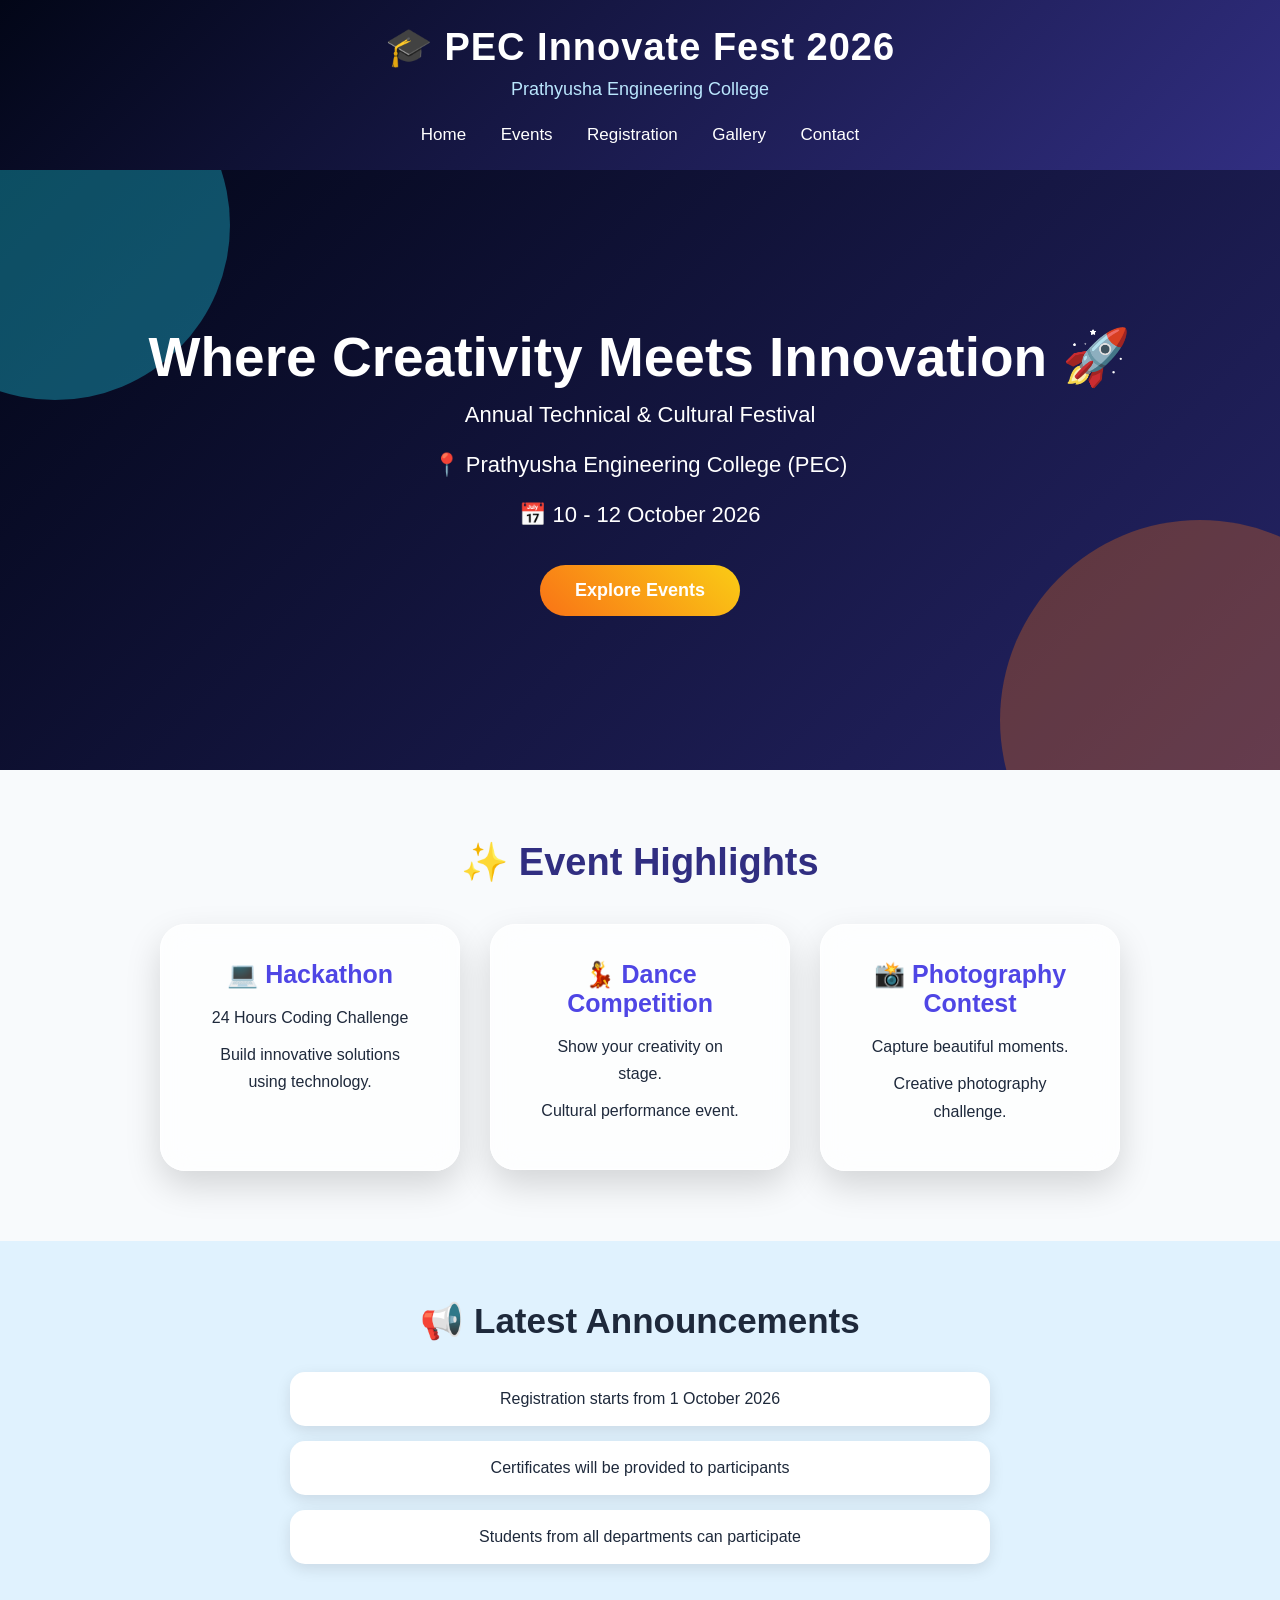
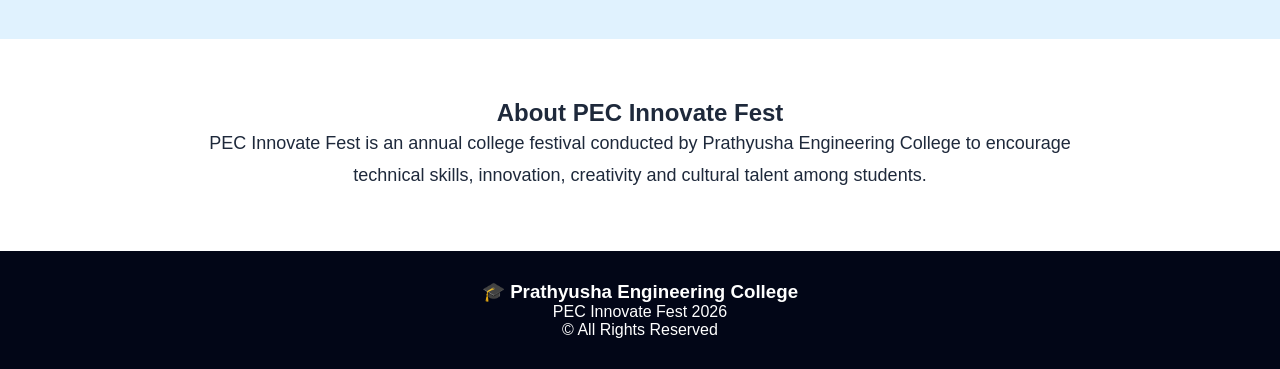
<file: index.html>
<!DOCTYPE html>
<html>

<head>

<title>PEC Innovate Fest 2026</title>

<link rel="stylesheet" href="css/style.css">

</head>


<body>


<header>

<h1>🎓 PEC Innovate Fest 2026</h1>

<p>Prathyusha Engineering College</p>


<nav>

<a href="index.html">Home</a>
<a href="events.html">Events</a>
<a href="registration.html">Registration</a>
<a href="gallery.html">Gallery</a>
<a href="contact.html">Contact</a>

</nav>

</header>



<section class="hero">


<h2>
Where Creativity Meets Innovation 🚀
</h2>


<p>
Annual Technical & Cultural Festival
</p>


<p>
📍 Prathyusha Engineering College (PEC)
</p>


<p>
📅 10 - 12 October 2026
</p>


<a href="events.html">

<button>
Explore Events
</button>

</a>


</section>




<section class="section">


<h2>✨ Event Highlights</h2>



<div class="cards">


<div class="card">

<h3>💻 Hackathon</h3>

<p>
24 Hours Coding Challenge
</p>

<p>
Build innovative solutions using technology.
</p>

</div>




<div class="card">

<h3>💃 Dance Competition</h3>

<p>
Show your creativity on stage.
</p>

<p>
Cultural performance event.
</p>

</div>





<div class="card">

<h3>📸 Photography Contest</h3>

<p>
Capture beautiful moments.
</p>

<p>
Creative photography challenge.
</p>

</div>



</div>


</section>






<section class="announcement">


<h2>📢 Latest Announcements</h2>


<ul>

<li>
Registration starts from 1 October 2026
</li>


<li>
Certificates will be provided to participants
</li>


<li>
Students from all departments can participate
</li>


</ul>


</section>





<section class="about">


<h2>About PEC Innovate Fest</h2>


<p>

PEC Innovate Fest is an annual college festival conducted by 
Prathyusha Engineering College to encourage technical skills,
innovation, creativity and cultural talent among students.

</p>


</section>





<footer>


<h3>
🎓 Prathyusha Engineering College
</h3>


<p>
PEC Innovate Fest 2026
</p>


<p>
© All Rights Reserved
</p>


</footer>



</body>

</html>
</file>
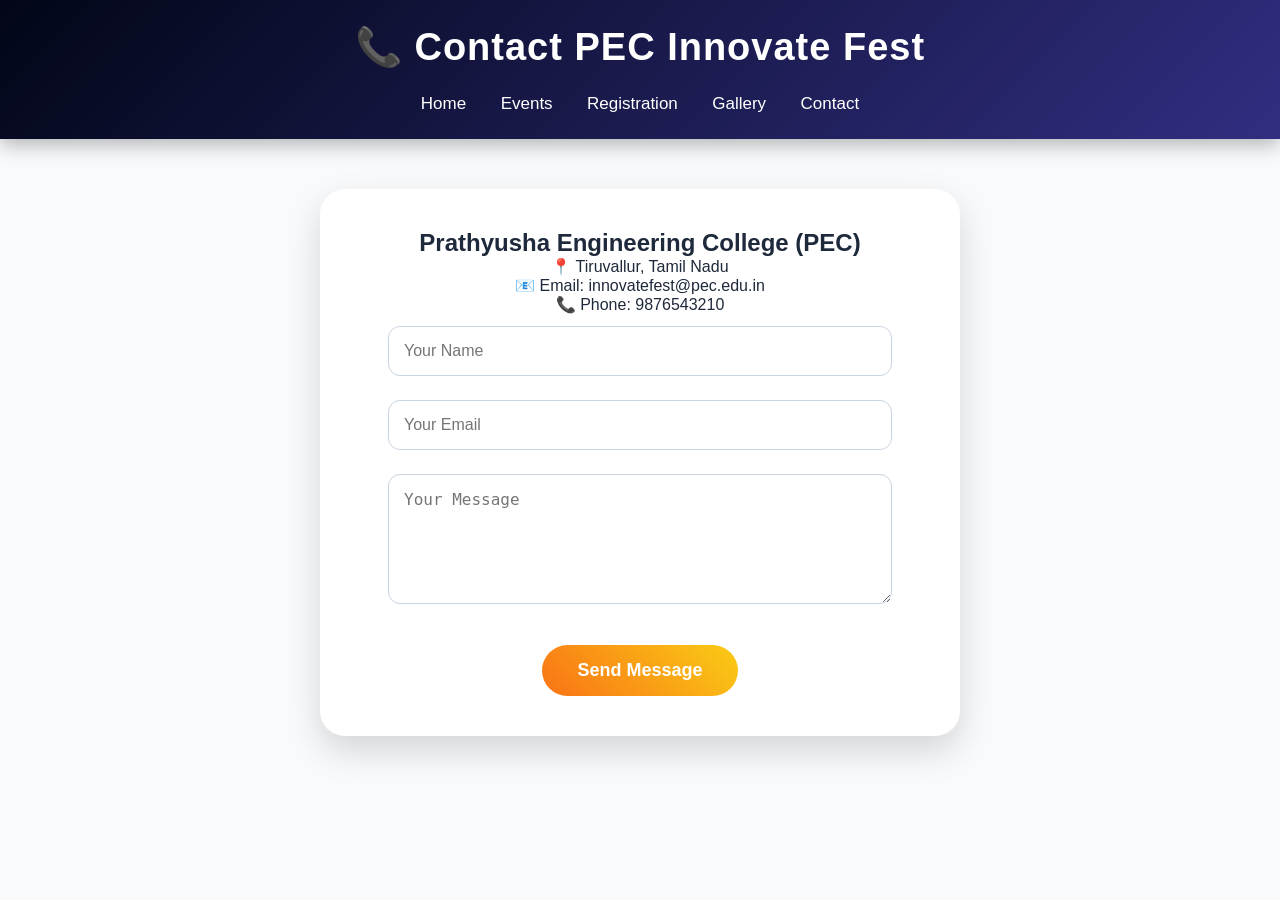
<file: contact.html>
<!DOCTYPE html>
<html>

<head>

<title>PEC Contact</title>

<link rel="stylesheet" href="css/style.css">

</head>


<body>


<header>

<h1>📞 Contact PEC Innovate Fest</h1>


<nav>

<a href="index.html">Home</a>
<a href="events.html">Events</a>
<a href="registration.html">Registration</a>
<a href="gallery.html">Gallery</a>
<a href="contact.html">Contact</a>

</nav>


</header>




<div class="form-box">


<h2>
Prathyusha Engineering College (PEC)
</h2>


<p>
📍 Tiruvallur, Tamil Nadu
</p>


<p>
📧 Email: innovatefest@pec.edu.in
</p>


<p>
📞 Phone: 9876543210
</p>



<form>


<input type="text"
placeholder="Your Name">


<input type="email"
placeholder="Your Email">


<textarea placeholder="Your Message"></textarea>


<button>
Send Message
</button>


</form>


</div>


</body>

</html>
</file>
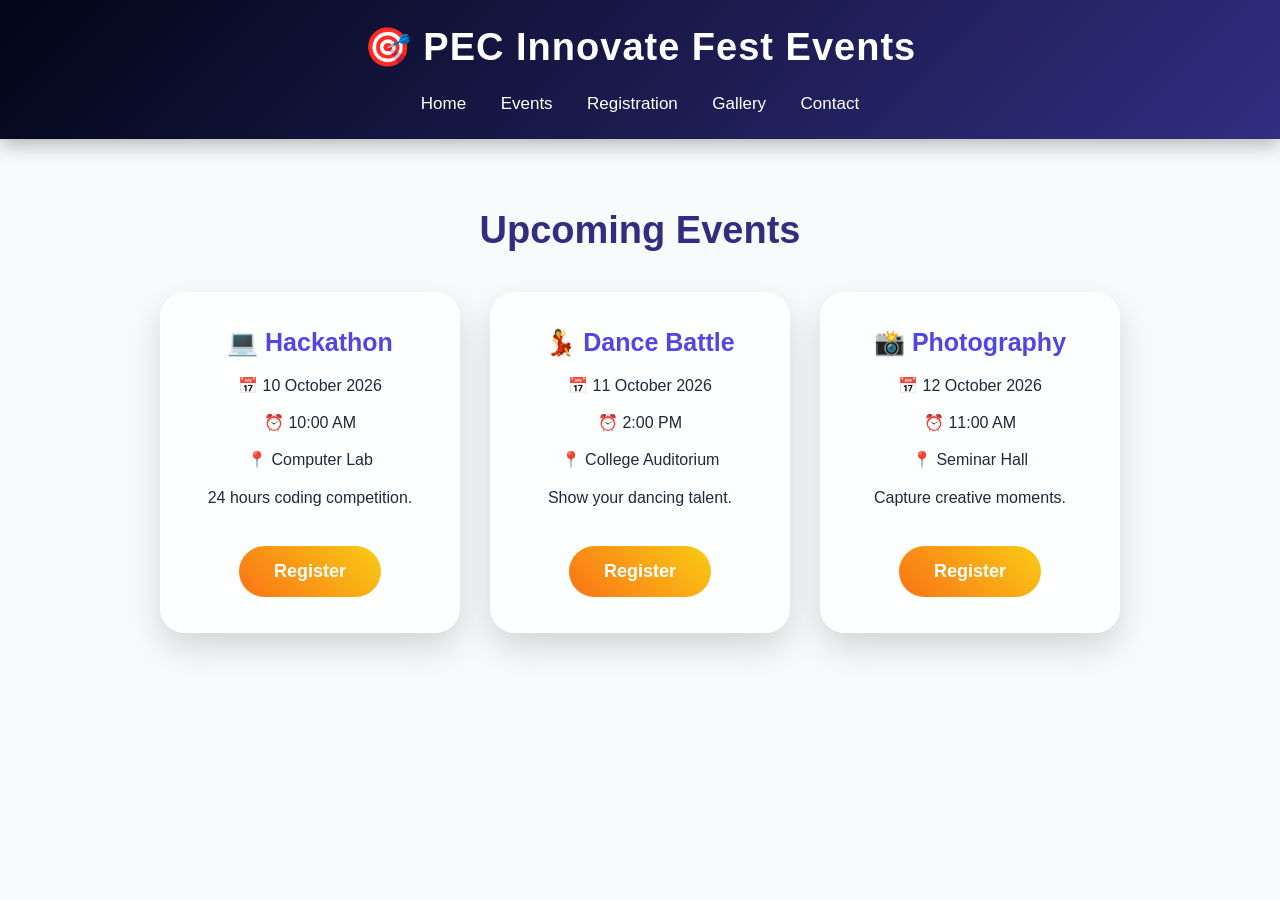
<file: events.html>
<!DOCTYPE html>
<html>

<head>

<title>PEC Events</title>

<link rel="stylesheet" href="css/style.css">

</head>


<body>


<header>

<h1>🎯 PEC Innovate Fest Events</h1>


<nav>

<a href="index.html">Home</a>
<a href="events.html">Events</a>
<a href="registration.html">Registration</a>
<a href="gallery.html">Gallery</a>
<a href="contact.html">Contact</a>

</nav>


</header>




<section class="section">


<h2>Upcoming Events</h2>



<div class="cards">



<div class="card">


<h3>💻 Hackathon</h3>


<p>
📅 10 October 2026
</p>


<p>
⏰ 10:00 AM
</p>


<p>
📍 Computer Lab
</p>


<p>
24 hours coding competition.
</p>


<a href="registration.html">

<button>
Register
</button>

</a>


</div>





<div class="card">


<h3>💃 Dance Battle</h3>


<p>
📅 11 October 2026
</p>


<p>
⏰ 2:00 PM
</p>


<p>
📍 College Auditorium
</p>


<p>
Show your dancing talent.
</p>


<a href="registration.html">

<button>
Register
</button>

</a>


</div>





<div class="card">


<h3>📸 Photography</h3>


<p>
📅 12 October 2026
</p>


<p>
⏰ 11:00 AM
</p>


<p>
📍 Seminar Hall
</p>


<p>
Capture creative moments.
</p>


<a href="registration.html">

<button>
Register
</button>

</a>


</div>



</div>


</section>


</body>

</html>
</file>
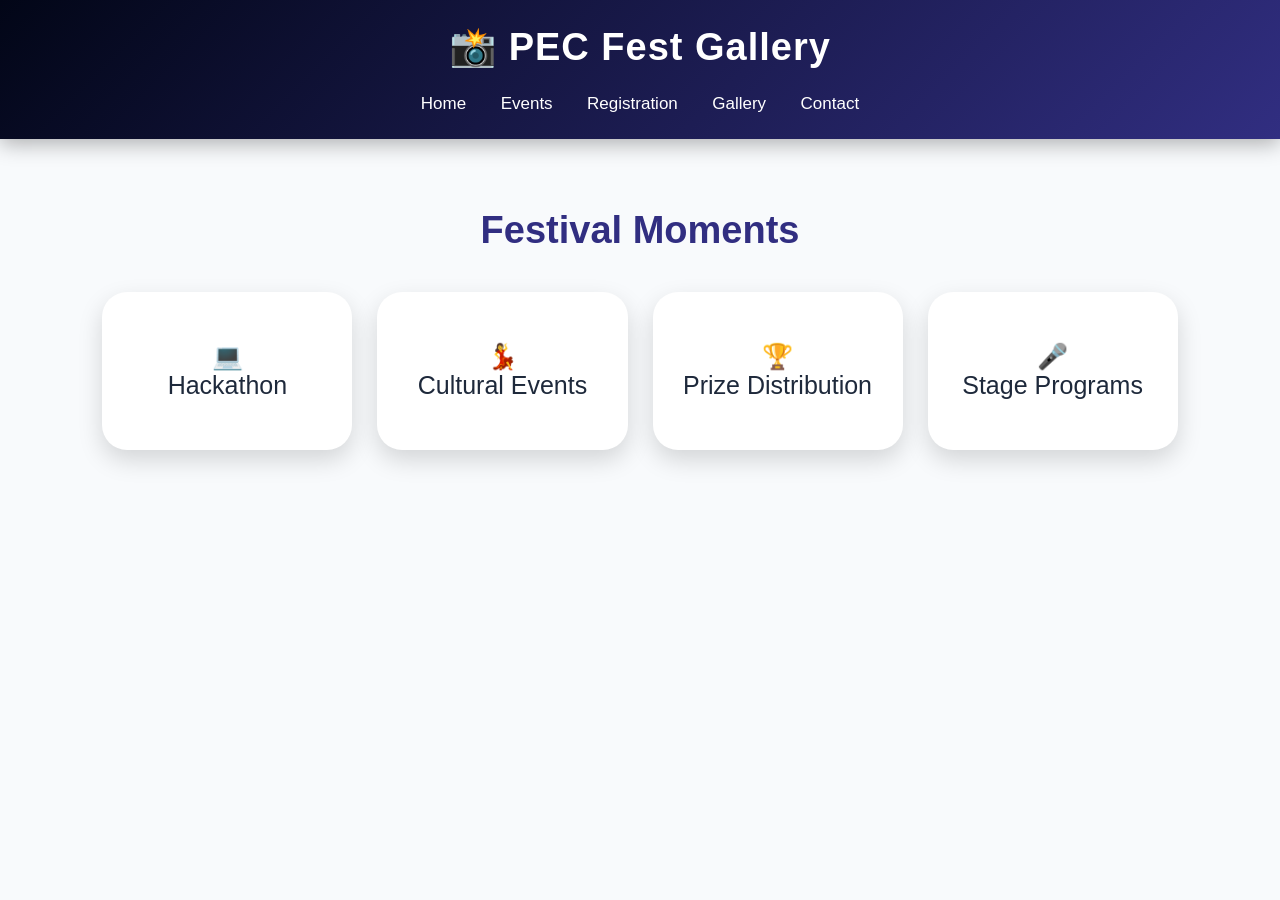
<file: gallery.html>
<!DOCTYPE html>
<html>

<head>

<title>PEC Gallery</title>

<link rel="stylesheet" href="css/style.css">

</head>


<body>


<header>

<h1>📸 PEC Fest Gallery</h1>


<nav>

<a href="index.html">Home</a>
<a href="events.html">Events</a>
<a href="registration.html">Registration</a>
<a href="gallery.html">Gallery</a>
<a href="contact.html">Contact</a>

</nav>


</header>



<section class="section">


<h2>Festival Moments</h2>



<div class="gallery">


<div>💻<br>Hackathon</div>

<div>💃<br>Cultural Events</div>

<div>🏆<br>Prize Distribution</div>

<div>🎤<br>Stage Programs</div>


</div>


</section>


</body>

</html>
</file>
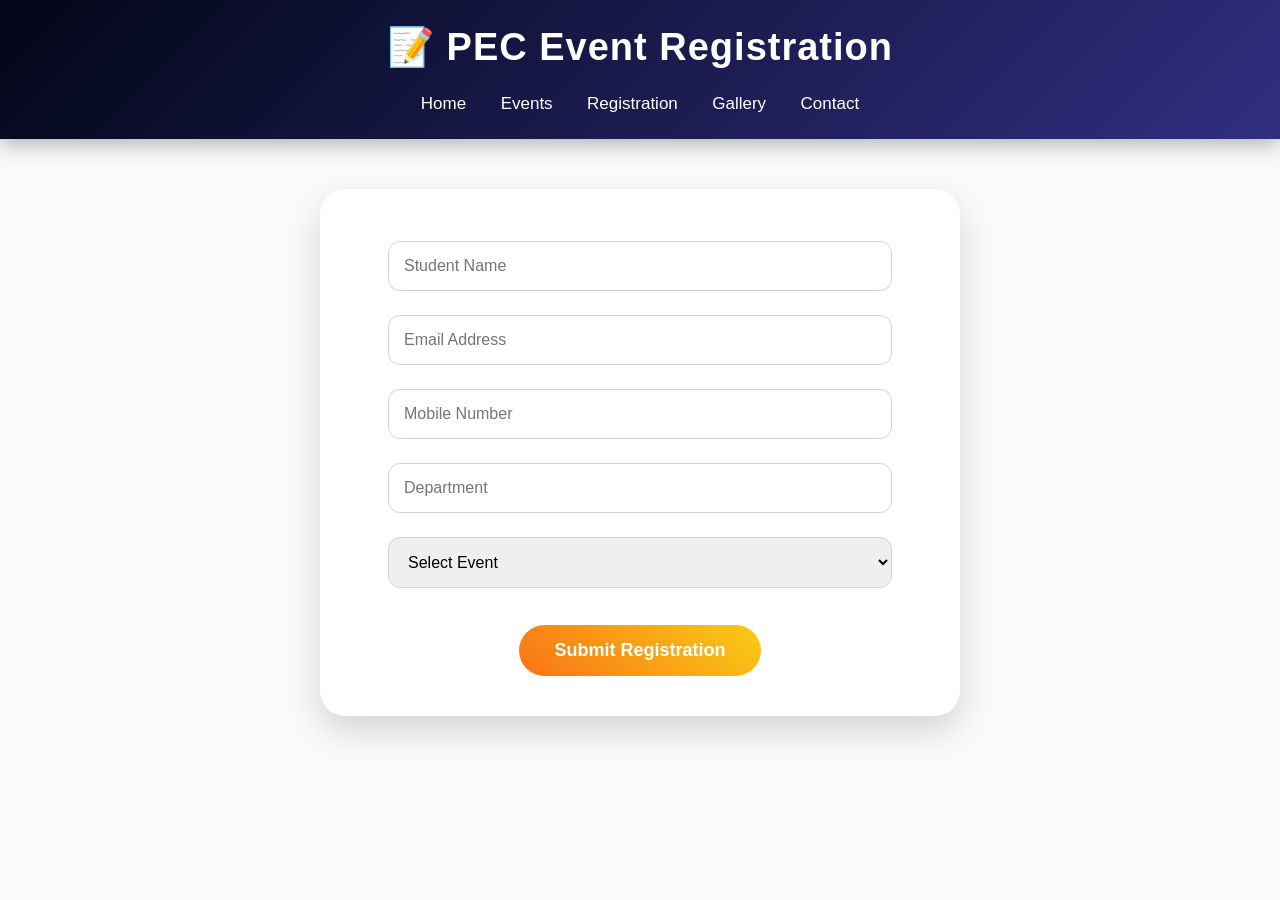
<file: registration.html>
<!DOCTYPE html>
<html>

<head>

<title>PEC Registration</title>

<link rel="stylesheet" href="css/style.css">

</head>


<body>


<header>

<h1>📝 PEC Event Registration</h1>


<nav>

<a href="index.html">Home</a>
<a href="events.html">Events</a>
<a href="registration.html">Registration</a>
<a href="gallery.html">Gallery</a>
<a href="contact.html">Contact</a>

</nav>


</header>




<div class="form-box">


<form id="registrationForm">


<input id="name"
type="text"
placeholder="Student Name">


<input id="email"
type="email"
placeholder="Email Address">



<input id="mobile"
type="number"
placeholder="Mobile Number">



<input id="department"
type="text"
placeholder="Department">



<select id="event">


<option value="">
Select Event
</option>


<option>
Hackathon
</option>


<option>
Dance Competition
</option>


<option>
Photography Contest
</option>


</select>



<button>
Submit Registration
</button>


<p id="message"></p>



</form>


</div>




<script src="js/script.js"></script>


</body>

</html>
</file>
<file: css/style.css>
*{

    margin:0;
    padding:0;
    box-sizing:border-box;

}



body{

    font-family:'Poppins',Arial,sans-serif;

    background:#f8fafc;

    color:#1e293b;

}



/* ================= HEADER ================= */


header{


    background:

    linear-gradient(
        135deg,
        #020617,
        #312e81
    );


    color:white;

    text-align:center;

    padding:25px;


    box-shadow:

    0 5px 20px rgba(0,0,0,0.3);


}



header h1{


    font-size:38px;

    letter-spacing:1px;


}


header p{


    margin-top:10px;

    font-size:18px;

    color:#bae6fd;


}




nav{


    margin-top:25px;


}



nav a{


    color:white;


    text-decoration:none;


    margin:15px;


    font-size:17px;


    transition:.3s;


}



nav a:hover{


    color:#22d3ee;


}




/* ================= HERO SECTION ================= */



.hero{


    height:600px;


    display:flex;


    flex-direction:column;


    justify-content:center;


    align-items:center;



    text-align:center;


    color:white;



    position:relative;


    overflow:hidden;



    background:


    linear-gradient(

        135deg,

        #020617,

        #312e81,

        #06b6d4,

        #7c3aed

    );



    background-size:400% 400%;


    animation:gradientMove 10s infinite;


}




@keyframes gradientMove{


0%{

background-position:0% 50%;

}


50%{

background-position:100% 50%;

}


100%{

background-position:0% 50%;

}


}





.hero::before{


    content:"";


    position:absolute;


    width:350px;


    height:350px;


    background:#22d3ee;


    border-radius:50%;


    top:-120px;


    left:-120px;


    opacity:.35;


    animation:float 6s infinite alternate;


}




.hero::after{


    content:"";


    position:absolute;


    width:400px;


    height:400px;


    background:#f97316;


    border-radius:50%;


    bottom:-150px;


    right:-120px;


    opacity:.3;


    animation:float 8s infinite alternate;


}





@keyframes float{


from{


transform:translateY(0px);


}


to{


transform:translateY(80px);


}


}




.hero h2{


    font-size:55px;


    z-index:2;


    animation:title 2s;


}





@keyframes title{


from{


opacity:0;


transform:translateY(-50px);


}



to{


opacity:1;


transform:translateY(0);


}


}





.hero p{


    font-size:22px;


    margin:12px;


    z-index:2;


}




.hero a{


    z-index:2;


}




button{


    margin-top:25px;


    padding:15px 35px;



    border:none;



    border-radius:40px;



    background:


    linear-gradient(

        45deg,

        #f97316,

        #facc15

    );



    color:white;



    font-size:18px;



    font-weight:bold;



    cursor:pointer;



    transition:.3s;



}



button:hover{


    transform:scale(1.1);


    box-shadow:

    0 10px 30px rgba(249,115,22,.6);


}




/* ================= COMMON SECTION ================= */



.section{


    padding:70px 8%;


    text-align:center;


}



.section h2{


    font-size:38px;


    color:#312e81;


    margin-bottom:40px;


}





/* ================= EVENT CARDS ================= */



.cards{


    display:flex;


    justify-content:center;


    gap:30px;


    flex-wrap:wrap;


}




.card{


    width:300px;


    padding:35px;



    background:

    rgba(255,255,255,.7);



    backdrop-filter:blur(15px);



    border-radius:25px;



    border:1px solid white;



    box-shadow:


    0 15px 35px rgba(0,0,0,.15);



    transition:.4s;



}




.card:hover{


    transform:

    translateY(-15px);


}





.card h3{


    color:#4f46e5;


    font-size:25px;


    margin-bottom:15px;


}



.card p{


    line-height:1.7;


    margin:10px;


}





/* ================= ANNOUNCEMENT ================= */



.announcement{


    padding:60px;


    background:#e0f2fe;


    text-align:center;


}




.announcement h2{


    font-size:35px;


    margin-bottom:30px;


}



.announcement ul{


    list-style:none;


}



.announcement li{


    background:white;


    padding:18px;


    margin:15px auto;


    max-width:700px;


    border-radius:15px;



    box-shadow:

    0 5px 15px rgba(0,0,0,.1);


}





/* ================= ABOUT ================= */



.about{


    padding:60px;


    text-align:center;


    background:white;


}



.about p{


    max-width:900px;


    margin:auto;


    line-height:1.8;


    font-size:18px;


}




/* ================= FORM ================= */



.form-box{


    width:50%;


    margin:50px auto;


    background:white;


    padding:40px;


    border-radius:25px;



    box-shadow:

    0 15px 35px rgba(0,0,0,.15);


    text-align:center;


}





input,
select,
textarea{


    width:90%;


    padding:15px;


    margin:12px;


    border-radius:12px;


    border:1px solid #cbd5e1;


    font-size:16px;


}



textarea{


    height:130px;


}




/* ================= GALLERY ================= */



.gallery{


    display:grid;


    grid-template-columns:

    repeat(4,1fr);



    gap:25px;


}




.gallery div{


    background:white;


    padding:50px 20px;


    border-radius:25px;


    font-size:25px;



    box-shadow:


    0 10px 25px rgba(0,0,0,.15);


    transition:.3s;


}



.gallery div:hover{


    transform:scale(1.08);


}





/* ================= FOOTER ================= */



footer{


    background:#020617;


    color:white;


    text-align:center;


    padding:30px;


}





/* ================= MOBILE ================= */



@media(max-width:768px){



header h1{


font-size:28px;


}




nav{


display:flex;


flex-direction:column;


gap:15px;


}




.hero h2{


font-size:35px;


}




.cards{


flex-direction:column;


align-items:center;


}




.form-box{


width:90%;


}




.gallery{


grid-template-columns:1fr;


}




}
</file>
